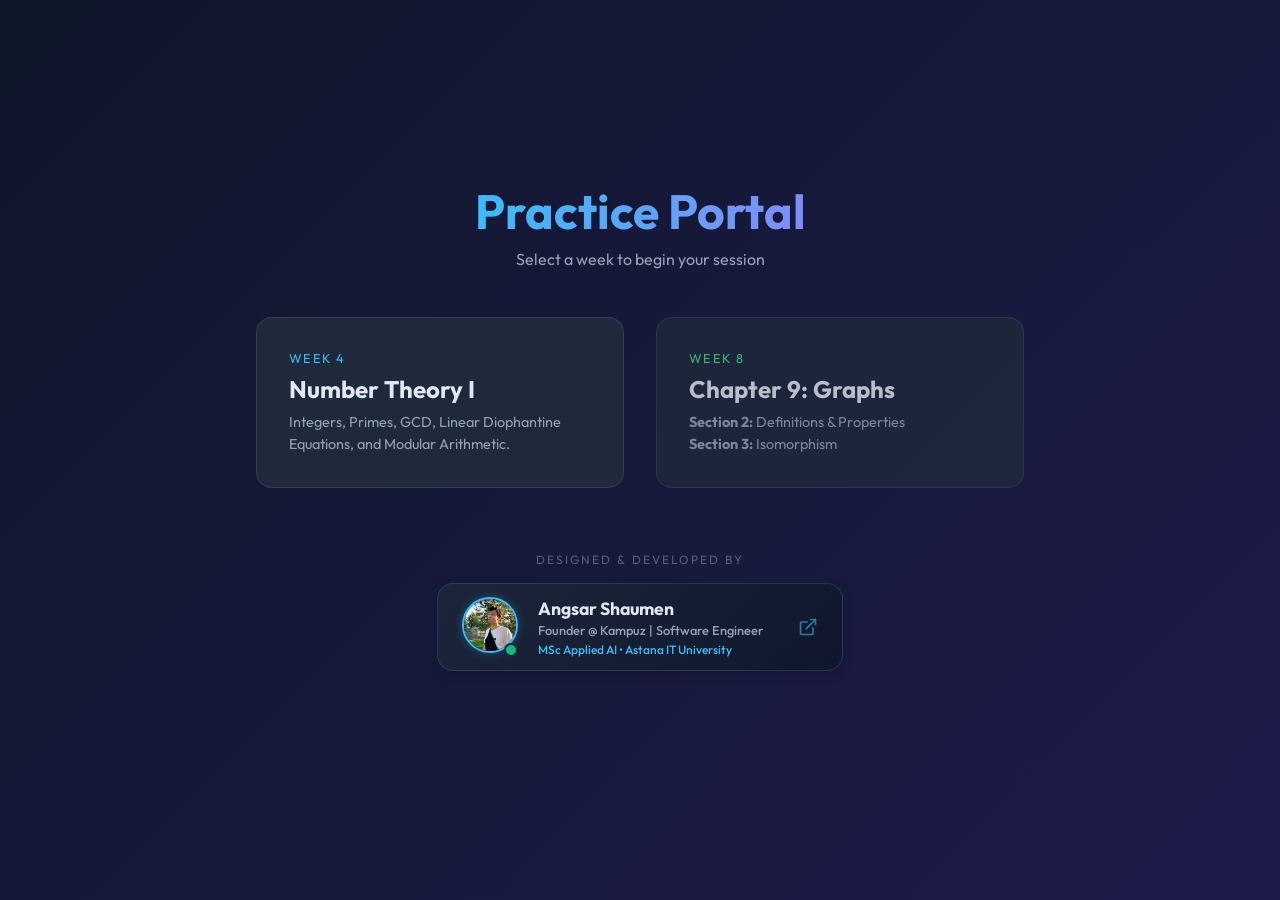
<file: index.html>
<!DOCTYPE html>
<html lang="en">

<head>
    <meta charset="UTF-8">
    <meta name="viewport" content="width=device-width, initial-scale=1.0">
    <title>Practice Portal | Kampuz</title>
    <!-- Use shared styles from week4 for consistency, but we'll inline critical styles for the root -->
    <link href="https://fonts.googleapis.com/css2?family=Outfit:wght@500;700&display=swap" rel="stylesheet">
    <style>
        :root {
            --bg-color: #0f172a;
            --card-bg: #1e293b;
            --text-color: #e2e8f0;
            --accent: #38bdf8;
            --hover: #0ea5e9;
        }

        * {
            box-sizing: border-box;
            margin: 0;
            padding: 0;
        }

        body {
            background-color: var(--bg-color);
            color: var(--text-color);
            font-family: 'Outfit', sans-serif;
            display: flex;
            flex-direction: column;
            align-items: center;
            justify-content: center;
            min-height: 100vh;
            text-align: center;
            background: linear-gradient(135deg, #0f172a 0%, #1e1b4b 100%);
        }

        h1 {
            font-size: 3rem;
            margin-bottom: 0.5rem;
            background: linear-gradient(to right, #38bdf8, #818cf8);
            -webkit-background-clip: text;
            background-clip: text;
            -webkit-text-fill-color: transparent;
        }

        p {
            color: #94a3b8;
            margin-bottom: 3rem;
        }

        .grid {
            display: grid;
            grid-template-columns: repeat(auto-fit, minmax(280px, 1fr));
            gap: 2rem;
            max-width: 800px;
            width: 100%;
            padding: 0 1rem;
        }

        .card {
            background: var(--card-bg);
            border: 1px solid rgba(255, 255, 255, 0.1);
            border-radius: 1rem;
            padding: 2rem;
            text-decoration: none;
            color: inherit;
            transition: all 0.3s ease;
            position: relative;
            overflow: hidden;
            text-align: left;
        }

        .card:hover {
            transform: translateY(-5px);
            border-color: var(--accent);
            box-shadow: 0 10px 30px -10px rgba(56, 189, 248, 0.3);
        }

        .week-tag {
            font-size: 0.8rem;
            text-transform: uppercase;
            letter-spacing: 0.1em;
            color: var(--accent);
            margin-bottom: 0.5rem;
            display: block;
        }

        .card-title {
            font-size: 1.5rem;
            font-weight: 700;
            margin-bottom: 0.5rem;
        }

        .card-desc {
            font-size: 0.9rem;
            color: #94a3b8;
            line-height: 1.5;
        }
    </style>
</head>

<body>

    <header>
        <h1>Practice Portal</h1>
        <p>Select a week to begin your session</p>
    </header>

    <div class="grid">
        <!-- Week 4 -->
        <a href="week4/index.html" class="card">
            <span class="week-tag">Week 4</span>
            <div class="card-title">Number Theory I</div>
            <div class="card-desc">
                Integers, Primes, GCD, Linear Diophantine Equations, and Modular Arithmetic.
            </div>
        </a>

        <!-- Week 8 -->
        <a href="week8/index.html" class="card" style="opacity: 0.8;">
            <span class="week-tag" style="color: #4ade80;">Week 8</span>
            <div class="card-title">Chapter 9: Graphs</div>
            <div class="card-desc">
                <ul>
                    <ol><strong>Section 2:</strong> Definitions & Properties</ol>
                    <ol><strong>Section 3:</strong> Isomorphism</ol>
                </ul>
            </div>
        </a>
    </div>

    <div
        style="margin-top: 4rem; width: 100%; display: flex; flex-direction: column; align-items: center; padding-bottom: 3rem;">
        <span
            style="color: #64748b; font-size: 0.75rem; text-transform: uppercase; letter-spacing: 2px; margin-bottom: 1rem; opacity: 0.8;">Designed
            & Developed by</span>
        <a href="https://www.linkedin.com/in/ansinitro" target="_blank" style="text-decoration: none;">
            <div style="
                display: flex;
                align-items: center;
                gap: 1.2rem;
                padding: 0.8rem 1.5rem;
                background: linear-gradient(135deg, rgba(30, 41, 59, 0.8), rgba(15, 23, 42, 0.9));
                border: 1px solid rgba(56, 189, 248, 0.2);
                border-radius: 16px;
                backdrop-filter: blur(12px);
                transition: all 0.4s cubic-bezier(0.175, 0.885, 0.32, 1.275);
                box-shadow: 0 4px 12px -1px rgba(0, 0, 0, 0.2);
                max-width: 450px;
            " onmouseover="this.style.transform='translateY(-4px) scale(1.02)'; this.style.borderColor='var(--accent)'; this.style.boxShadow='0 20px 25px -5px rgba(56, 189, 248, 0.2), 0 8px 10px -6px rgba(56, 189, 248, 0.2)';"
                onmouseout="this.style.transform='translateY(0) scale(1)'; this.style.borderColor='rgba(56, 189, 248, 0.2)'; this.style.boxShadow='0 4px 12px -1px rgba(0, 0, 0, 0.2)';">

                <div style="position: relative;">
                    <img src="angsar_linkedin.jpg" alt="Angsar Shaumen" style="
                        width: 56px;
                        height: 56px;
                        border-radius: 50%;
                        object-fit: cover;
                        border: 2px solid var(--accent);
                        box-shadow: 0 0 10px rgba(56, 189, 248, 0.3);
                    ">
                    <div
                        style="position: absolute; bottom: 0; right: 0; width: 14px; height: 14px; background: #10b981; border: 2px solid #1e293b; border-radius: 50%;">
                    </div>
                </div>

                <div style="text-align: left;">
                    <div
                        style="color: var(--text-color); font-weight: 700; font-size: 1.1rem; line-height: 1.2; margin-bottom: 0.2rem;">
                        Angsar Shaumen</div>
                    <div style="color: #94a3b8; font-size: 0.8rem; font-weight: 500; line-height: 1.3;">Founder @ Kampuz
                        | Software Engineer</div>
                    <div style="color: var(--accent); font-size: 0.75rem; font-weight: 500; margin-top: 0.2rem;">MSc
                        Applied AI • Astana IT University</div>
                </div>

                <div style="
                    margin-left: 1rem;
                    color: var(--accent);
                    opacity: 0.6;
                    display: flex;
                    align-items: center;
                ">
                    <svg xmlns="http://www.w3.org/2000/svg" width="20" height="20" viewBox="0 0 24 24" fill="none"
                        stroke="currentColor" stroke-width="2" stroke-linecap="round" stroke-linejoin="round">
                        <path d="M18 13v6a2 2 0 0 1-2 2H5a2 2 0 0 1-2-2V8a2 2 0 0 1 2-2h6"></path>
                        <polyline points="15 3 21 3 21 9"></polyline>
                        <line x1="10" y1="14" x2="21" y2="3"></line>
                    </svg>
                </div>
            </div>
        </a>
    </div>

</body>

</html>
</file>
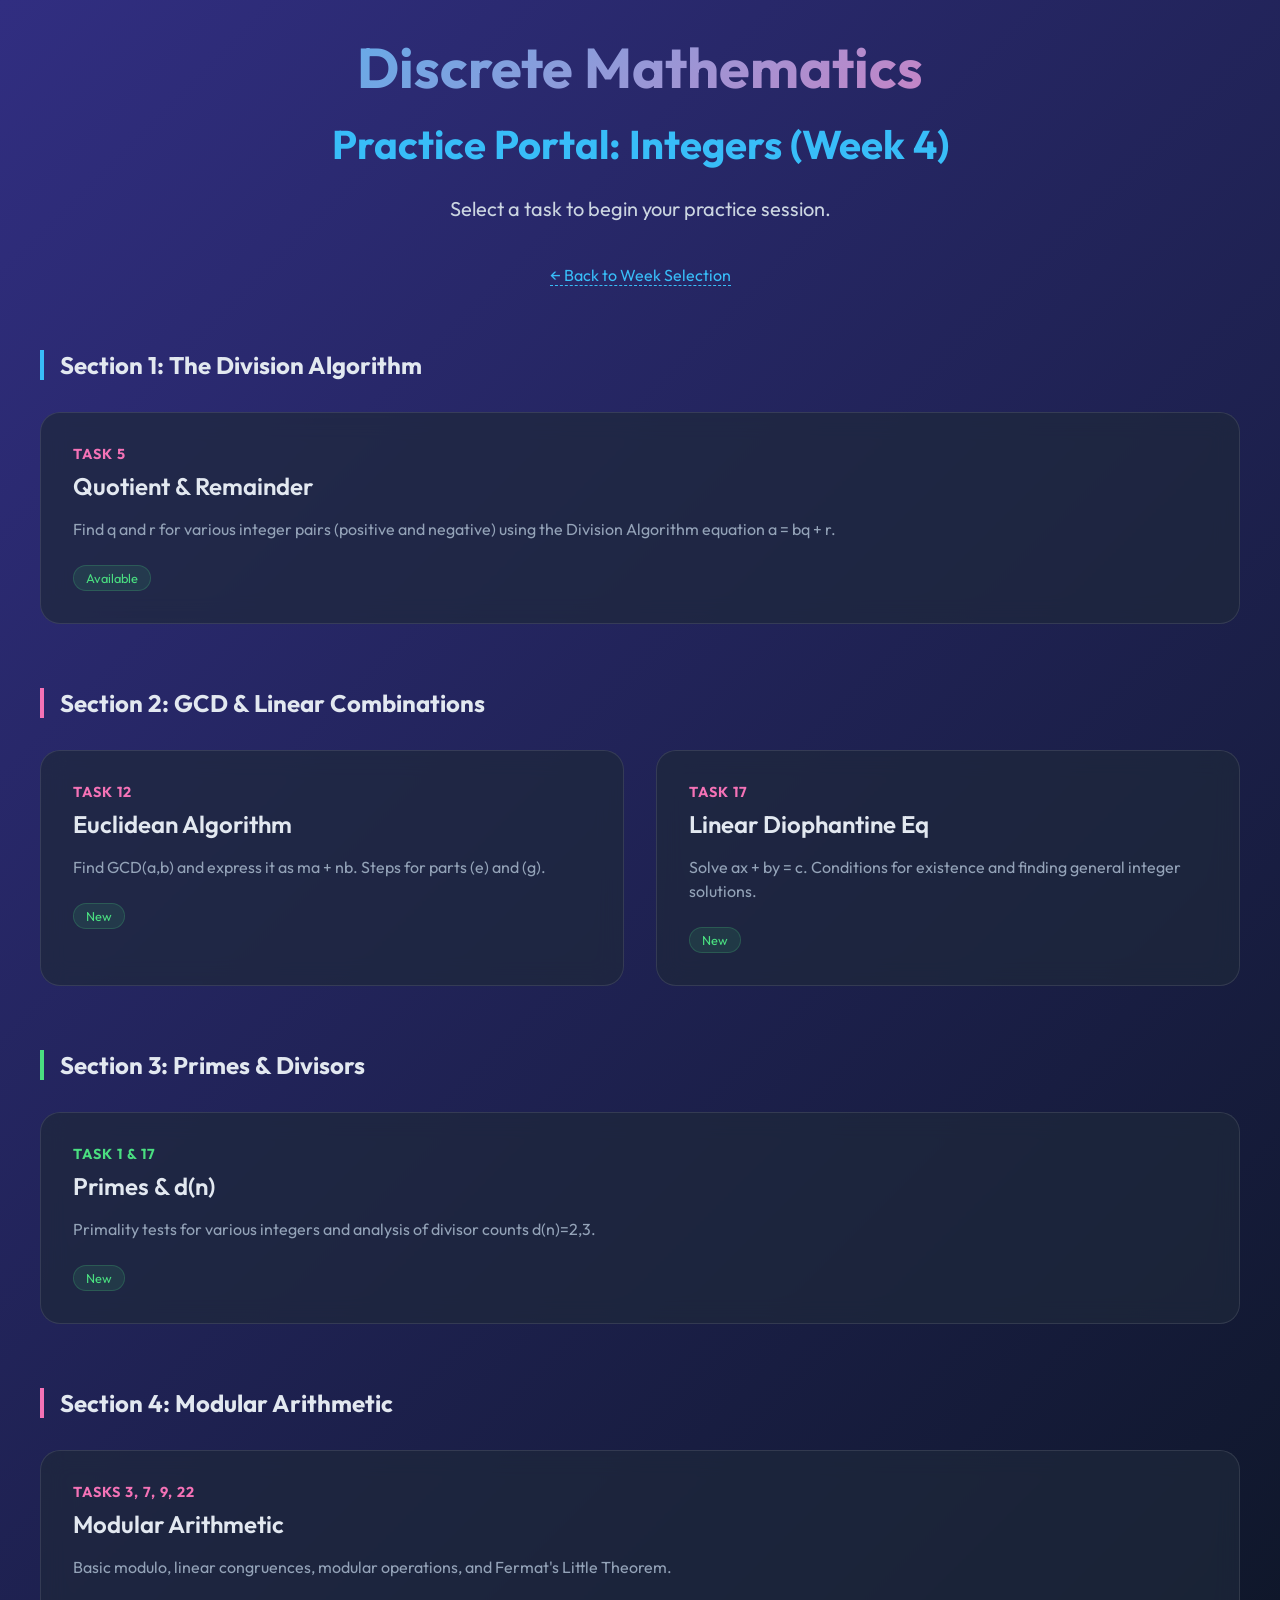
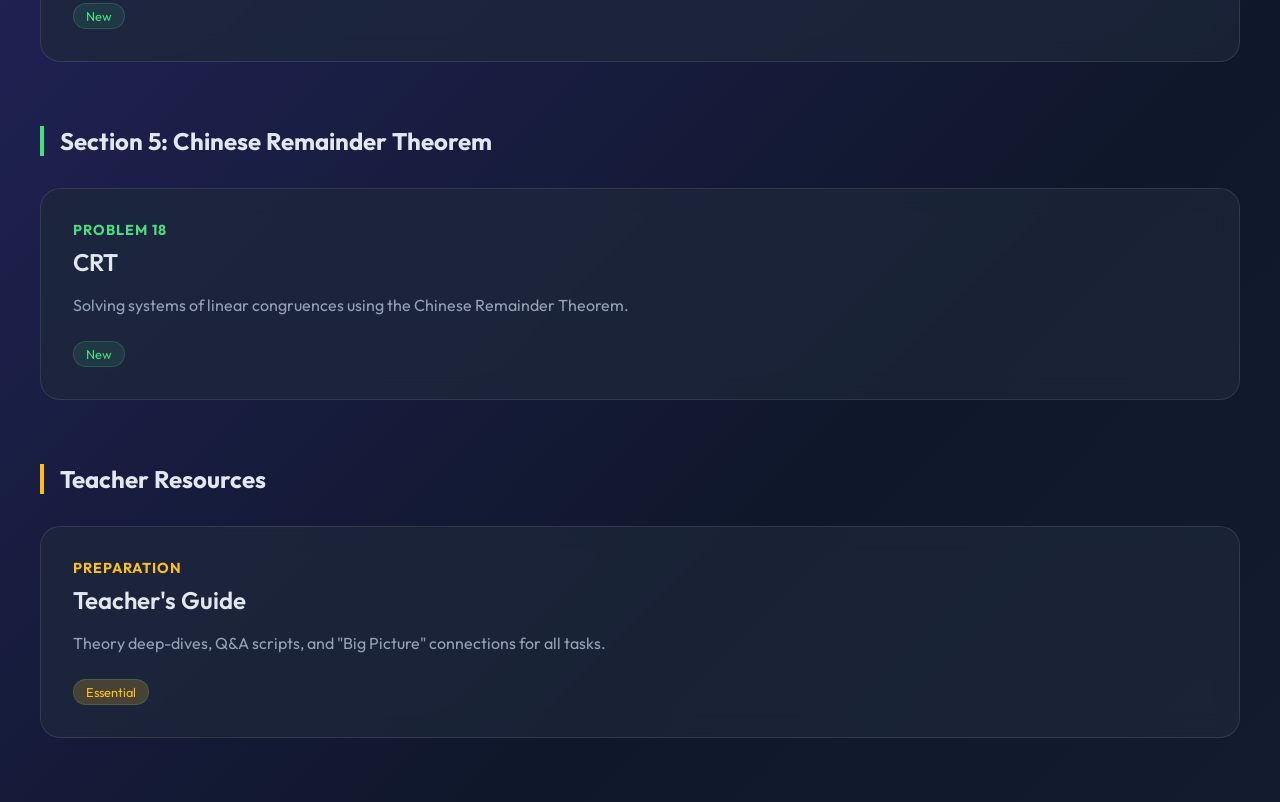
<file: week4/index.html>
<!DOCTYPE html>
<html lang="en">

<head>
    <meta charset="UTF-8">
    <meta name="viewport" content="width=device-width, initial-scale=1.0">
    <title>Discrete Math: Practice Portal</title>
    <link rel="stylesheet" href="style.css">
    <style>
        /* Landing Page Specific Overrides */
        body {
            overflow-y: auto;
            /* Allow normal scrolling on menu */
            padding: 2rem;
            display: block;
        }

        .container {
            max-width: 1200px;
            margin: 0 auto;
        }

        .header {
            text-align: center;
            margin-bottom: 4rem;
            animation: fadeIn 0.8s ease-out;
        }

        .section-grid {
            display: grid;
            grid-template-columns: repeat(auto-fit, minmax(300px, 1fr));
            gap: 2rem;
            padding-bottom: 4rem;
        }

        .task-card {
            background: var(--glass-bg);
            border: 1px solid var(--glass-border);
            border-radius: 20px;
            padding: 2rem;
            cursor: pointer;
            transition: transform 0.3s ease, box-shadow 0.3s ease;
            text-decoration: none;
            display: block;
            backdrop-filter: blur(12px);
        }

        .task-card:hover {
            transform: translateY(-5px);
            box-shadow: 0 10px 30px rgba(56, 189, 248, 0.2);
            border-color: var(--accent-color);
        }

        .task-meta {
            color: var(--highlight);
            font-size: 0.9rem;
            text-transform: uppercase;
            letter-spacing: 1px;
            margin-bottom: 0.5rem;
            font-weight: 700;
        }

        .task-title {
            color: var(--text-color);
            font-size: 1.5rem;
            margin-bottom: 1rem;
            font-weight: 600;
        }

        .task-desc {
            color: #94a3b8;
            font-size: 1rem;
            line-height: 1.5;
        }

        .status-badge {
            display: inline-block;
            padding: 0.25rem 0.75rem;
            border-radius: 99px;
            font-size: 0.8rem;
            margin-top: 1.5rem;
            background: rgba(74, 222, 128, 0.1);
            color: var(--success);
            border: 1px solid rgba(74, 222, 128, 0.2);
        }

        .status-locked {
            background: rgba(255, 255, 255, 0.05);
            color: #64748b;
            border-color: rgba(255, 255, 255, 0.1);
        }
    </style>
</head>

<body>

    <div class="container">
        <div class="header">
            <h1>Discrete Mathematics</h1>
            <h2>Practice Portal: Integers (Week 4)</h2>
            <p>Select a task to begin your practice session.</p>
            <a href="../index.html" class="back-link" style="
                display: inline-block;
                margin-top: 1rem;
                color: var(--accent-color);
                text-decoration: none;
                border-bottom: 1px dashed var(--accent-color);
            ">← Back to Week Selection</a>
        </div>

        <!-- Section 1 -->
        <h3 style="margin-bottom: 2rem; border-color: var(--accent-color);">Section 1: The Division Algorithm</h3>
        <div class="section-grid">

            <!-- Task 5 Card -->
            <a href="task5.html" class="task-card">
                <div class="task-meta">Task 5</div>
                <div class="task-title">Quotient & Remainder</div>
                <div class="task-desc">
                    Find q and r for various integer pairs (positive and negative) using the Division Algorithm equation
                    a = bq + r.
                </div>
                <div class="status-badge">Available</div>
            </a>

        </div>

        <!-- Section 2 -->
        <h3 style="margin-bottom: 2rem; border-color: var(--highlight);">Section 2: GCD & Linear Combinations</h3>
        <div class="section-grid">
            <!-- Task 12 Card -->
            <a href="task12.html" class="task-card">
                <div class="task-meta" style="color: var(--highlight);">Task 12</div>
                <div class="task-title">Euclidean Algorithm</div>
                <div class="task-desc">
                    Find GCD(a,b) and express it as ma + nb. Steps for parts (e) and (g).
                </div>
                <div class="status-badge">New</div>
            </a>

            <!-- Task 17 Card -->
            <a href="task17.html" class="task-card">
                <div class="task-meta" style="color: var(--highlight);">Task 17</div>
                <div class="task-title">Linear Diophantine Eq</div>
                <div class="task-desc">
                    Solve ax + by = c. Conditions for existence and finding general integer solutions.
                </div>
                <div class="status-badge">New</div>
            </a>
        </div>

        <!-- Section 3 -->
        <h3 style="margin-bottom: 2rem; border-color: var(--success);">Section 3: Primes & Divisors</h3>
        <div class="section-grid">
            <!-- Task Primes Card -->
            <a href="task_primes.html" class="task-card">
                <div class="task-meta" style="color: var(--success);">Task 1 & 17</div>
                <div class="task-title">Primes & d(n)</div>
                <div class="task-desc">
                    Primality tests for various integers and analysis of divisor counts d(n)=2,3.
                </div>
                <div class="status-badge">New</div>
            </a>
        </div>

        <!-- Section 4 -->
        <h3 style="margin-bottom: 2rem; border-color: var(--highlight);">Section 4: Modular Arithmetic</h3>
        <div class="section-grid">
            <!-- Task Modular Card -->
            <a href="task_modular.html" class="task-card">
                <div class="task-meta" style="color: var(--highlight);">Tasks 3, 7, 9, 22</div>
                <div class="task-title">Modular Arithmetic</div>
                <div class="task-desc">
                    Basic modulo, linear congruences, modular operations, and Fermat's Little Theorem.
                </div>
                <div class="status-badge">New</div>
            </a>
        </div>

        <!-- Section 5 -->
        <h3 style="margin-bottom: 2rem; border-color: var(--success);">Section 5: Chinese Remainder Theorem</h3>
        <div class="section-grid">
            <!-- Task CRT Card -->
            <a href="task_crt.html" class="task-card">
                <div class="task-meta" style="color: var(--success);">Problem 18</div>
                <div class="task-title">CRT</div>
                <div class="task-desc">
                    Solving systems of linear congruences using the Chinese Remainder Theorem.
                </div>
                <div class="status-badge">New</div>
            </a>
        </div>

        <!-- Resources -->
        <h3 style="margin-bottom: 2rem; border-color: #fbbf24;">Teacher Resources</h3>
        <div class="section-grid">
            <!-- Guide Card -->
            <a href="teachers_guide.html" class="task-card">
                <div class="task-meta" style="color: #fbbf24;">Preparation</div>
                <div class="task-title">Teacher's Guide</div>
                <div class="task-desc">
                    Theory deep-dives, Q&A scripts, and "Big Picture" connections for all tasks.
                </div>
                <div class="status-badge" style="background: rgba(251, 191, 36, 0.2); color: #fbbf24;">Essential</div>
            </a>
        </div>
    </div>

</body>

</html>
</file>
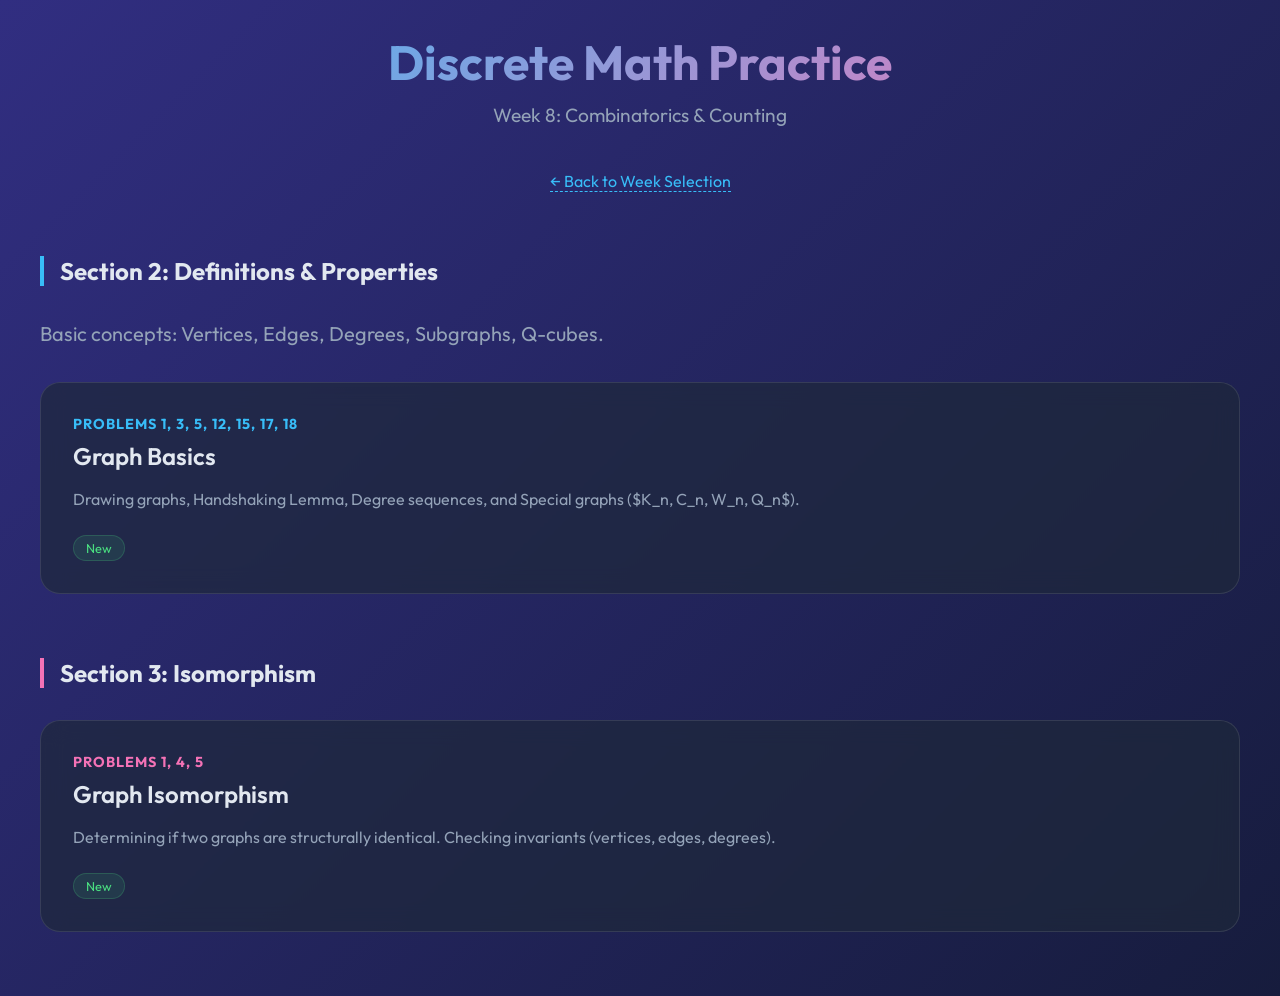
<file: week8/index.html>
<!DOCTYPE html>
<html lang="en">

<head>
    <meta charset="UTF-8">
    <meta name="viewport" content="width=device-width, initial-scale=1.0">
    <title>Week 8: Combinatorics</title>
    <link rel="stylesheet" href="style.css">
    <link
        href="https://fonts.googleapis.com/css2?family=Outfit:wght@500;700&family=Roboto+Mono:wght@400;700&display=swap"
        rel="stylesheet">
</head>
<style>
    /* Landing Page Specific Overrides */
    body {
        overflow-y: auto;
        padding: 2rem;
        display: block;
    }

    .container {
        max-width: 1200px;
        margin: 0 auto;
    }

    .main-header {
        text-align: center;
        margin-bottom: 4rem;
        animation: fadeIn 0.8s ease-out;
    }

    .main-header h1 {
        font-size: 3rem;
        margin-bottom: 0.5rem;
    }

    .subtitle {
        color: #94a3b8;
        font-size: 1.2rem;
    }

    .section-grid {
        display: grid;
        grid-template-columns: repeat(auto-fit, minmax(300px, 1fr));
        gap: 2rem;
        padding-bottom: 4rem;
    }

    .task-card {
        background: var(--glass-bg);
        border: 1px solid var(--glass-border);
        border-radius: 20px;
        padding: 2rem;
        cursor: pointer;
        transition: transform 0.3s ease, box-shadow 0.3s ease;
        text-decoration: none;
        display: block;
        backdrop-filter: blur(12px);
    }

    .task-card:hover {
        transform: translateY(-5px);
        box-shadow: 0 10px 30px rgba(56, 189, 248, 0.2);
        border-color: var(--accent-color);
    }

    .task-meta {
        color: var(--highlight);
        font-size: 0.9rem;
        text-transform: uppercase;
        letter-spacing: 1px;
        margin-bottom: 0.5rem;
        font-weight: 700;
    }

    .task-title {
        color: var(--text-color);
        font-size: 1.5rem;
        margin-bottom: 1rem;
        font-weight: 600;
    }

    .task-desc {
        color: #94a3b8;
        font-size: 1rem;
        line-height: 1.5;
    }

    .status-badge {
        display: inline-block;
        padding: 0.25rem 0.75rem;
        border-radius: 99px;
        font-size: 0.8rem;
        margin-top: 1.5rem;
        background: rgba(74, 222, 128, 0.1);
        color: var(--success);
        border: 1px solid rgba(74, 222, 128, 0.2);
    }
</style>

<body>

    <header class="main-header">
        <h1>Discrete Math Practice</h1>
        <p class="subtitle">Week 8: Combinatorics & Counting</p>
        <a href="../index.html" class="back-link" style="
            display: inline-block;
            margin-top: 1rem;
            color: var(--accent-color);
            text-decoration: none;
            border-bottom: 1px dashed var(--accent-color);
        ">← Back to Week Selection</a>
    </header>

    <div class="container">
        <!-- Section 2 -->
        <h3 style="margin-bottom: 2rem; border-color: var(--accent-color);">Section 2: Definitions & Properties</h3>
        <p style="color: #94a3b8; margin-bottom: 2rem;">Basic concepts: Vertices, Edges, Degrees, Subgraphs, Q-cubes.
        </p>
        <div class="section-grid">
            <!-- Task S2 -->
            <a href="task_s2.html" class="task-card">
                <div class="task-meta" style="color: var(--accent-color);">Problems 1, 3, 5, 12, 15, 17, 18</div>
                <div class="task-title">Graph Basics</div>
                <div class="task-desc">
                    Drawing graphs, Handshaking Lemma, Degree sequences, and Special graphs ($K_n, C_n, W_n, Q_n$).
                </div>
                <div class="status-badge">New</div>
            </a>
        </div>

        <!-- Section 3 -->
        <h3 style="margin-bottom: 2rem; border-color: var(--highlight);">Section 3: Isomorphism</h3>
        <div class="section-grid">
            <!-- Task S3 -->
            <a href="task_s3.html" class="task-card">
                <div class="task-meta" style="color: var(--highlight);">Problems 1, 4, 5</div>
                <div class="task-title">Graph Isomorphism</div>
                <div class="task-desc">
                    Determining if two graphs are structurally identical. Checking invariants (vertices, edges,
                    degrees).
                </div>
                <div class="status-badge">New</div>
            </a>
        </div>
    </div>

</body>

</html>
</file>
<file: week4/style.css>
/* Google Fonts */
@import url('https://fonts.googleapis.com/css2?family=Outfit:wght@300;400;600;700&family=Roboto+Mono:wght@400;700&display=swap');

:root {
    --bg-color: #0f172a;
    --text-color: #e2e8f0;
    --accent-color: #38bdf8;
    --secondary-bg: #1e293b;
    --glass-bg: rgba(30, 41, 59, 0.7);
    --glass-border: rgba(255, 255, 255, 0.1);
    --highlight: #f472b6;
    --success: #4ade80;
}

* {
    box-sizing: border-box;
    margin: 0;
    padding: 0;
}

body {
    font-family: 'Outfit', sans-serif;
    color: var(--text-color);
    overflow: hidden;
    height: 100vh;
    width: 100vw;
    /* Animated Gradient Background */
    background: linear-gradient(-45deg, #0f172a, #1e293b, #0f172a, #312e81);
    background-size: 400% 400%;
    animation: gradientBG 15s ease infinite;
}

@keyframes gradientBG {
    0% {
        background-position: 0% 50%;
    }

    50% {
        background-position: 100% 50%;
    }

    100% {
        background-position: 0% 50%;
    }
}

/* Sidebar Navigation */
.progress-nav {
    position: fixed;
    left: 40px;
    top: 50%;
    transform: translateY(-50%);
    z-index: 100;
    display: flex;
    flex-direction: column;
    gap: 1.5rem;
}

.nav-dot {
    width: 12px;
    height: 12px;
    background: rgba(255, 255, 255, 0.2);
    border-radius: 50%;
    cursor: pointer;
    transition: all 0.3s ease;
    position: relative;
    border: 1px solid transparent;
}

.nav-dot:hover {
    background: rgba(255, 255, 255, 0.5);
    transform: scale(1.2);
}

.nav-dot.active {
    background: var(--accent-color);
    box-shadow: 0 0 15px var(--accent-color);
    transform: scale(1.3);
}

/* Tooltip for dots */
.nav-dot::after {
    content: attr(data-label);
    position: absolute;
    left: 25px;
    top: 50%;
    transform: translateY(-50%);
    background: rgba(0, 0, 0, 0.8);
    padding: 0.4rem 0.8rem;
    border-radius: 6px;
    font-size: 0.85rem;
    opacity: 0;
    pointer-events: none;
    transition: opacity 0.3s;
    white-space: nowrap;
    color: white;
}

.nav-dot:hover::after {
    opacity: 1;
}

/* 2D Scroll Layout */
#deck {
    height: 100vh;
    width: 100vw;
    overflow: hidden;
    /* Disable mouse scroll */
    position: relative;
}

.row {
    height: 100vh;
    width: 100vw;
    display: flex;
    overflow: hidden;
    /* Disable mouse scroll */
}

.slide {
    flex: 0 0 100vw;
    height: 100vh;
    display: flex;
    justify-content: center;
    align-items: center;
    position: relative;
    padding: 2rem;
    background: radial-gradient(circle at top right, #1e293b 0%, #0f172a 60%);
}

/* ... existing code ... */

.arrow-down {
    bottom: 30px;
    left: 50%;
    transform: translateX(-50%);
}

.arrow-right {
    top: 50%;
    right: 30px;
    transform: translateY(-50%);
}

.arrow-left {
    top: 50%;
    left: 30px;
    transform: translateY(-50%);
}

.arrow-down:hover {
    transform: translateX(-50%) scale(1.1);
}

.arrow-right:hover {
    transform: translateY(-50%) scale(1.1);
}

.arrow-left:hover {
    transform: translateY(-50%) scale(1.1);
}

.slide-content {
    max-width: 800px;
    width: 90%;
    padding: 3rem;
    background: var(--glass-bg);
    border: 1px solid var(--glass-border);
    backdrop-filter: blur(12px);
    -webkit-backdrop-filter: blur(12px);
    border-radius: 24px;
    box-shadow: 0 4px 30px rgba(0, 0, 0, 0.1);
    animation: fadeIn 0.8s ease-out;
    text-align: left;

    /* Scrollable content support */
    max-height: 85vh;
    overflow-y: auto;
    scrollbar-width: thin;
    scrollbar-color: rgba(255, 255, 255, 0.4) transparent;
}

/* Custom Scrollbar */
.slide-content::-webkit-scrollbar {
    width: 6px;
}

.slide-content::-webkit-scrollbar-track {
    background: transparent;
}

.slide-content::-webkit-scrollbar-thumb {
    background-color: rgba(255, 255, 255, 0.3);
    border-radius: 20px;
}

.slide-content::-webkit-scrollbar-thumb:hover {
    background-color: rgba(255, 255, 255, 0.5);
}

/* Typography */
h1 {
    font-size: 3.5rem;
    font-weight: 700;
    margin-bottom: 1rem;
    background: linear-gradient(135deg, var(--accent-color), var(--highlight));
    -webkit-background-clip: text;
    -webkit-text-fill-color: transparent;
}

h2 {
    font-size: 2.5rem;
    margin-bottom: 1.5rem;
    color: var(--accent-color);
}

h3 {
    font-size: 1.5rem;
    margin-bottom: 1rem;
    color: var(--text-color);
    border-left: 4px solid var(--highlight);
    padding-left: 1rem;
}

p {
    font-size: 1.25rem;
    line-height: 1.6;
    margin-bottom: 1.5rem;
    color: #cbd5e1;
}

.math-block {
    font-family: 'Roboto Mono', monospace;
    background: rgba(0, 0, 0, 0.2);
    padding: 1.5rem;
    border-radius: 12px;
    margin: 1.5rem 0;
    border: 1px solid var(--glass-border);
    text-align: center;
    font-size: 1.4rem;
}

/* Solution Specifics */
.solution-slide .slide-content {
    border-color: var(--accent-color);
    box-shadow: 0 0 40px rgba(56, 189, 248, 0.1);
}

.step {
    margin-bottom: 1.5rem;
    padding-bottom: 1.5rem;
    border-bottom: 1px solid var(--glass-border);
}

.step:last-child {
    border-bottom: none;
    margin-bottom: 0;
    padding-bottom: 0;
}

.highlight {
    color: var(--highlight);
    font-weight: 600;
}

/* Navigation Icons */
.nav-arrow {
    position: absolute;
    width: 50px;
    height: 50px;
    border-radius: 50%;
    background: rgba(255, 255, 255, 0.1);
    border: 1px solid rgba(255, 255, 255, 0.2);
    display: flex;
    justify-content: center;
    align-items: center;
    cursor: pointer;
    transition: all 0.3s ease;
    backdrop-filter: blur(4px);
    z-index: 10;
    color: var(--text-color);
    animation: bounce 2s infinite;
}

.nav-arrow:hover {
    background: var(--accent-color);
    box-shadow: 0 0 20px rgba(56, 189, 248, 0.4);
    transform: scale(1.1);
    border-color: transparent;
    color: #0f172a;
    /* Dark icon on bright bg */
}

.arrow-down {
    bottom: 30px;
    left: 50%;
    transform: translateX(-50%);
}

.arrow-right {
    top: 50%;
    right: 30px;
    transform: translateY(-50%);
}

.arrow-down:hover {
    transform: translateX(-50%) scale(1.1);
}

.arrow-right:hover {
    transform: translateY(-50%) scale(1.1);
}

/* SVG formatting */
.nav-arrow svg {
    width: 24px;
    height: 24px;
    fill: none;
    stroke: currentColor;
    stroke-width: 3;
    stroke-linecap: round;
    stroke-linejoin: round;
}

/* Summary Table */
table {
    width: 100%;
    border-collapse: collapse;
    margin-top: 1rem;
    font-size: 1.1rem;
}

th,
td {
    padding: 1rem;
    text-align: left;
    border-bottom: 1px solid var(--glass-border);
}

th {
    color: var(--accent-color);
    font-weight: 600;
}

tr:hover {
    background: rgba(255, 255, 255, 0.05);
}

/* Animations */
@keyframes fadeIn {
    from {
        opacity: 0;
        transform: translateY(20px);
    }

    to {
        opacity: 1;
        transform: translateY(0);
    }
}

@keyframes bounce {

    0%,
    20%,
    50%,
    80%,
    100% {
        transform: translateY(0);
    }

    40% {
        transform: translateY(-10px);
    }

    60% {
        transform: translateY(-5px);
    }
}

/* Quiz Styles */
.quiz-input {
    background: rgba(0, 0, 0, 0.3);
    border: 1px solid var(--glass-border);
    color: var(--text-color);
    padding: 0.5rem;
    border-radius: 8px;
    width: 100px;
    font-family: 'Roboto Mono', monospace;
    font-size: 1rem;
    text-align: center;
    transition: all 0.3s;
}

.quiz-input:focus {
    outline: none;
    border-color: var(--accent-color);
    background: rgba(0, 0, 0, 0.5);
}

.quiz-input.correct {
    border-color: var(--success);
    color: var(--success);
    background: rgba(74, 222, 128, 0.1);
}

.quiz-input.incorrect {
    border-color: var(--highlight);
    color: var(--highlight);
    background: rgba(244, 114, 182, 0.1);
}

.check-btn {
    margin-top: 2rem;
    padding: 0.8rem 2rem;
    background: var(--accent-color);
    color: var(--bg-color);
    border: none;
    border-radius: 99px;
    font-size: 1.1rem;
    font-weight: 700;
    cursor: pointer;
    transition: transform 0.2s, box-shadow 0.2s;
}

.check-btn:hover {
    transform: scale(1.05);
    box-shadow: 0 0 20px rgba(56, 189, 248, 0.4);
}

.check-btn.secondary {
    background: transparent;
    border: 1px solid var(--accent-color);
    color: var(--accent-color);
    margin-right: 1rem;
}

.check-btn.secondary:hover {
    background: rgba(56, 189, 248, 0.1);
    box-shadow: 0 0 20px rgba(56, 189, 248, 0.2);
}

.review-btn {
    display: none;
    /* Hidden by default */
    font-size: 0.8rem;
    padding: 0.3rem 0.6rem;
    margin-left: 0.5rem;
    background: var(--highlight);
    color: white;
    border-radius: 6px;
    text-decoration: none;
    cursor: pointer;
    border: none;
}

.review-btn.visible {
    display: inline-block;
    animation: fadeIn 0.4s;
}

/* Animation Classes for Workflow */
.step {
    opacity: 0;
    transform: translateY(20px);
    transition: opacity 0.6s ease-out,
        transform 0.6s ease-out;
}

.step.visible {
    opacity: 1;
    transform: translateY(0);
}

.step-delay-1 {
    transition-delay: 0.5s;
}

.step-delay-2 {
    transition-delay: 1.5s;
}

.step-delay-3 {
    transition-delay: 2.5s;
}

.step-delay-4 {
    transition-delay: 3.5s;
}

/* Mobile Responsiveness */
@media (max-width: 768px) {
    h1 {
        font-size: 2.5rem;
    }

    h2 {
        font-size: 1.8rem;
    }

    .slide-content {
        padding: 1.5rem;
        width: 95%;
    }

    .math-block {
        font-size: 1.1rem;
        overflow-x: auto;
    }
}

/* Highlight Box for Problem Setup */
.highlight-box {
    background: rgba(255, 255, 255, 0.03);
    border: 1px solid var(--glass-border);
    border-left: 4px solid var(--accent-color);
    border-radius: 12px;
    padding: 1.5rem;
    margin-bottom: 2rem;
    backdrop-filter: blur(10px);
    box-shadow: 0 4px 6px rgba(0, 0, 0, 0.1);
}

.highlight-box p {
    margin: 0.5rem 0;
}

/* Data Table for Modular Arithmetic */
.data-table {
    width: 100%;
    border-collapse: separate;
    border-spacing: 0;
    margin-top: 1rem;
    font-size: 0.95rem;
    border: 1px solid var(--glass-border);
    border-radius: 12px;
    overflow: hidden;
    background: rgba(0, 0, 0, 0.2);
}

.data-table th,
.data-table td {
    padding: 0.75rem 1rem;
    text-align: center;
    border-bottom: 1px solid var(--glass-border);
    border-right: 1px solid var(--glass-border);
}

.data-table th:last-child,
.data-table td:last-child {
    border-right: none;
}

.data-table tr:last-child td {
    border-bottom: none;
}

.data-table th {
    background: rgba(255, 255, 255, 0.05);
    color: var(--highlight);
    font-weight: 700;
}

.data-table tr:hover td {
    background: rgba(255, 255, 255, 0.05);
}
</file>
<file: week8/style.css>
/* Google Fonts */
@import url('https://fonts.googleapis.com/css2?family=Outfit:wght@300;400;600;700&family=Roboto+Mono:wght@400;700&display=swap');

:root {
    --bg-color: #0f172a;
    --text-color: #e2e8f0;
    --accent-color: #38bdf8;
    --secondary-bg: #1e293b;
    --glass-bg: rgba(30, 41, 59, 0.7);
    --glass-border: rgba(255, 255, 255, 0.1);
    --highlight: #f472b6;
    --success: #4ade80;
}

* {
    box-sizing: border-box;
    margin: 0;
    padding: 0;
}

body {
    font-family: 'Outfit', sans-serif;
    color: var(--text-color);
    overflow: hidden;
    height: 100vh;
    width: 100vw;
    /* Animated Gradient Background */
    background: linear-gradient(-45deg, #0f172a, #1e293b, #0f172a, #312e81);
    background-size: 400% 400%;
    animation: gradientBG 15s ease infinite;
}

@keyframes gradientBG {
    0% {
        background-position: 0% 50%;
    }

    50% {
        background-position: 100% 50%;
    }

    100% {
        background-position: 0% 50%;
    }
}

/* Sidebar Navigation */
.progress-nav {
    position: fixed;
    left: 40px;
    top: 50%;
    transform: translateY(-50%);
    z-index: 100;
    display: flex;
    flex-direction: column;
    gap: 1.5rem;
}

.nav-dot {
    width: 12px;
    height: 12px;
    background: rgba(255, 255, 255, 0.2);
    border-radius: 50%;
    cursor: pointer;
    transition: all 0.3s ease;
    position: relative;
    border: 1px solid transparent;
}

.nav-dot:hover {
    background: rgba(255, 255, 255, 0.5);
    transform: scale(1.2);
}

.nav-dot.active {
    background: var(--accent-color);
    box-shadow: 0 0 15px var(--accent-color);
    transform: scale(1.3);
}

/* Tooltip for dots */
.nav-dot::after {
    content: attr(data-label);
    position: absolute;
    left: 25px;
    top: 50%;
    transform: translateY(-50%);
    background: rgba(0, 0, 0, 0.8);
    padding: 0.4rem 0.8rem;
    border-radius: 6px;
    font-size: 0.85rem;
    opacity: 0;
    pointer-events: none;
    transition: opacity 0.3s;
    white-space: nowrap;
    color: white;
}

.nav-dot:hover::after {
    opacity: 1;
}

/* 2D Scroll Layout */
#deck {
    height: 100vh;
    width: 100vw;
    overflow: hidden;
    /* Disable mouse scroll */
    position: relative;
}

.row {
    height: 100vh;
    width: 100vw;
    display: flex;
    overflow: hidden;
    /* Disable mouse scroll */
}

.slide {
    flex: 0 0 100vw;
    height: 100vh;
    display: flex;
    justify-content: center;
    align-items: center;
    position: relative;
    padding: 2rem;
    background: radial-gradient(circle at top right, #1e293b 0%, #0f172a 60%);
}

/* ... existing code ... */

.arrow-down {
    bottom: 30px;
    left: 50%;
    transform: translateX(-50%);
}

.arrow-right {
    top: 50%;
    right: 30px;
    transform: translateY(-50%);
}

.arrow-left {
    top: 50%;
    left: 30px;
    transform: translateY(-50%);
}

.arrow-down:hover {
    transform: translateX(-50%) scale(1.1);
}

.arrow-right:hover {
    transform: translateY(-50%) scale(1.1);
}

.arrow-left:hover {
    transform: translateY(-50%) scale(1.1);
}

.slide-content {
    max-width: 800px;
    width: 90%;
    padding: 3rem;
    background: var(--glass-bg);
    border: 1px solid var(--glass-border);
    backdrop-filter: blur(12px);
    -webkit-backdrop-filter: blur(12px);
    border-radius: 24px;
    box-shadow: 0 4px 30px rgba(0, 0, 0, 0.1);
    animation: fadeIn 0.8s ease-out;
    text-align: left;

    /* Scrollable content support */
    max-height: 85vh;
    overflow-y: auto;
    scrollbar-width: thin;
    scrollbar-color: rgba(255, 255, 255, 0.4) transparent;
}

/* Custom Scrollbar */
.slide-content::-webkit-scrollbar {
    width: 6px;
}

.slide-content::-webkit-scrollbar-track {
    background: transparent;
}

.slide-content::-webkit-scrollbar-thumb {
    background-color: rgba(255, 255, 255, 0.3);
    border-radius: 20px;
}

.slide-content::-webkit-scrollbar-thumb:hover {
    background-color: rgba(255, 255, 255, 0.5);
}

/* Typography */
h1 {
    font-size: 3.5rem;
    font-weight: 700;
    margin-bottom: 1rem;
    background: linear-gradient(135deg, var(--accent-color), var(--highlight));
    -webkit-background-clip: text;
    -webkit-text-fill-color: transparent;
}

h2 {
    font-size: 2.5rem;
    margin-bottom: 1.5rem;
    color: var(--accent-color);
}

h3 {
    font-size: 1.5rem;
    margin-bottom: 1rem;
    color: var(--text-color);
    border-left: 4px solid var(--highlight);
    padding-left: 1rem;
}

p {
    font-size: 1.25rem;
    line-height: 1.6;
    margin-bottom: 1.5rem;
    color: #cbd5e1;
}

.math-block {
    font-family: 'Roboto Mono', monospace;
    background: rgba(0, 0, 0, 0.2);
    padding: 1.5rem;
    border-radius: 12px;
    margin: 1.5rem 0;
    border: 1px solid var(--glass-border);
    text-align: center;
    font-size: 1.4rem;
}

/* Solution Specifics */
.solution-slide .slide-content {
    border-color: var(--accent-color);
    box-shadow: 0 0 40px rgba(56, 189, 248, 0.1);
}

.step {
    margin-bottom: 1.5rem;
    padding-bottom: 1.5rem;
    border-bottom: 1px solid var(--glass-border);
}

.step:last-child {
    border-bottom: none;
    margin-bottom: 0;
    padding-bottom: 0;
}

.highlight {
    color: var(--highlight);
    font-weight: 600;
}

/* Navigation Icons */
.nav-arrow {
    position: absolute;
    width: 50px;
    height: 50px;
    border-radius: 50%;
    background: rgba(255, 255, 255, 0.1);
    border: 1px solid rgba(255, 255, 255, 0.2);
    display: flex;
    justify-content: center;
    align-items: center;
    cursor: pointer;
    transition: all 0.3s ease;
    backdrop-filter: blur(4px);
    z-index: 10;
    color: var(--text-color);
    animation: bounce 2s infinite;
}

.nav-arrow:hover {
    background: var(--accent-color);
    box-shadow: 0 0 20px rgba(56, 189, 248, 0.4);
    transform: scale(1.1);
    border-color: transparent;
    color: #0f172a;
    /* Dark icon on bright bg */
}

.arrow-down {
    bottom: 30px;
    left: 50%;
    transform: translateX(-50%);
}

.arrow-right {
    top: 50%;
    right: 30px;
    transform: translateY(-50%);
}

.arrow-down:hover {
    transform: translateX(-50%) scale(1.1);
}

.arrow-right:hover {
    transform: translateY(-50%) scale(1.1);
}

/* SVG formatting */
.nav-arrow svg {
    width: 24px;
    height: 24px;
    fill: none;
    stroke: currentColor;
    stroke-width: 3;
    stroke-linecap: round;
    stroke-linejoin: round;
}

/* Summary Table */
table {
    width: 100%;
    border-collapse: collapse;
    margin-top: 1rem;
    font-size: 1.1rem;
}

th,
td {
    padding: 1rem;
    text-align: left;
    border-bottom: 1px solid var(--glass-border);
}

th {
    color: var(--accent-color);
    font-weight: 600;
}

tr:hover {
    background: rgba(255, 255, 255, 0.05);
}

/* Animations */
@keyframes fadeIn {
    from {
        opacity: 0;
        transform: translateY(20px);
    }

    to {
        opacity: 1;
        transform: translateY(0);
    }
}

@keyframes bounce {

    0%,
    20%,
    50%,
    80%,
    100% {
        transform: translateY(0);
    }

    40% {
        transform: translateY(-10px);
    }

    60% {
        transform: translateY(-5px);
    }
}

/* Quiz Styles */
.quiz-input {
    background: rgba(0, 0, 0, 0.3);
    border: 1px solid var(--glass-border);
    color: var(--text-color);
    padding: 0.5rem;
    border-radius: 8px;
    width: 100px;
    font-family: 'Roboto Mono', monospace;
    font-size: 1rem;
    text-align: center;
    transition: all 0.3s;
}

.quiz-input:focus {
    outline: none;
    border-color: var(--accent-color);
    background: rgba(0, 0, 0, 0.5);
}

.quiz-input.correct {
    border-color: var(--success);
    color: var(--success);
    background: rgba(74, 222, 128, 0.1);
}

.quiz-input.incorrect {
    border-color: var(--highlight);
    color: var(--highlight);
    background: rgba(244, 114, 182, 0.1);
}

.check-btn {
    margin-top: 2rem;
    padding: 0.8rem 2rem;
    background: var(--accent-color);
    color: var(--bg-color);
    border: none;
    border-radius: 99px;
    font-size: 1.1rem;
    font-weight: 700;
    cursor: pointer;
    transition: transform 0.2s, box-shadow 0.2s;
}

.check-btn:hover {
    transform: scale(1.05);
    box-shadow: 0 0 20px rgba(56, 189, 248, 0.4);
}

.check-btn.secondary {
    background: transparent;
    border: 1px solid var(--accent-color);
    color: var(--accent-color);
    margin-right: 1rem;
}

.check-btn.secondary:hover {
    background: rgba(56, 189, 248, 0.1);
    box-shadow: 0 0 20px rgba(56, 189, 248, 0.2);
}

.review-btn {
    display: none;
    /* Hidden by default */
    font-size: 0.8rem;
    padding: 0.3rem 0.6rem;
    margin-left: 0.5rem;
    background: var(--highlight);
    color: white;
    border-radius: 6px;
    text-decoration: none;
    cursor: pointer;
    border: none;
}

.review-btn.visible {
    display: inline-block;
    animation: fadeIn 0.4s;
}

/* Animation Classes for Workflow */
.step {
    opacity: 0;
    transform: translateY(20px);
    transition: opacity 0.6s ease-out,
        transform 0.6s ease-out;
}

.step.visible {
    opacity: 1;
    transform: translateY(0);
}

.step-delay-1 {
    transition-delay: 0.5s;
}

.step-delay-2 {
    transition-delay: 1.5s;
}

.step-delay-3 {
    transition-delay: 2.5s;
}

.step-delay-4 {
    transition-delay: 3.5s;
}

/* Mobile Responsiveness */
@media (max-width: 768px) {
    h1 {
        font-size: 2.5rem;
    }

    h2 {
        font-size: 1.8rem;
    }

    .slide-content {
        padding: 1.5rem;
        width: 95%;
    }

    .math-block {
        font-size: 1.1rem;
        overflow-x: auto;
    }
}

/* Highlight Box for Problem Setup */
.highlight-box {
    background: rgba(255, 255, 255, 0.03);
    border: 1px solid var(--glass-border);
    border-left: 4px solid var(--accent-color);
    border-radius: 12px;
    padding: 1.5rem;
    margin-bottom: 2rem;
    backdrop-filter: blur(10px);
    box-shadow: 0 4px 6px rgba(0, 0, 0, 0.1);
}

.highlight-box p {
    margin: 0.5rem 0;
}

/* Data Table for Modular Arithmetic */
.data-table {
    width: 100%;
    border-collapse: separate;
    border-spacing: 0;
    margin-top: 1rem;
    font-size: 0.95rem;
    border: 1px solid var(--glass-border);
    border-radius: 12px;
    overflow: hidden;
    background: rgba(0, 0, 0, 0.2);
}

.data-table th,
.data-table td {
    padding: 0.75rem 1rem;
    text-align: center;
    border-bottom: 1px solid var(--glass-border);
    border-right: 1px solid var(--glass-border);
}

.data-table th:last-child,
.data-table td:last-child {
    border-right: none;
}

.data-table tr:last-child td {
    border-bottom: none;
}

.data-table th {
    background: rgba(255, 255, 255, 0.05);
    color: var(--highlight);
    font-weight: 700;
}

.data-table tr:hover td {
    background: rgba(255, 255, 255, 0.05);
}
</file>
